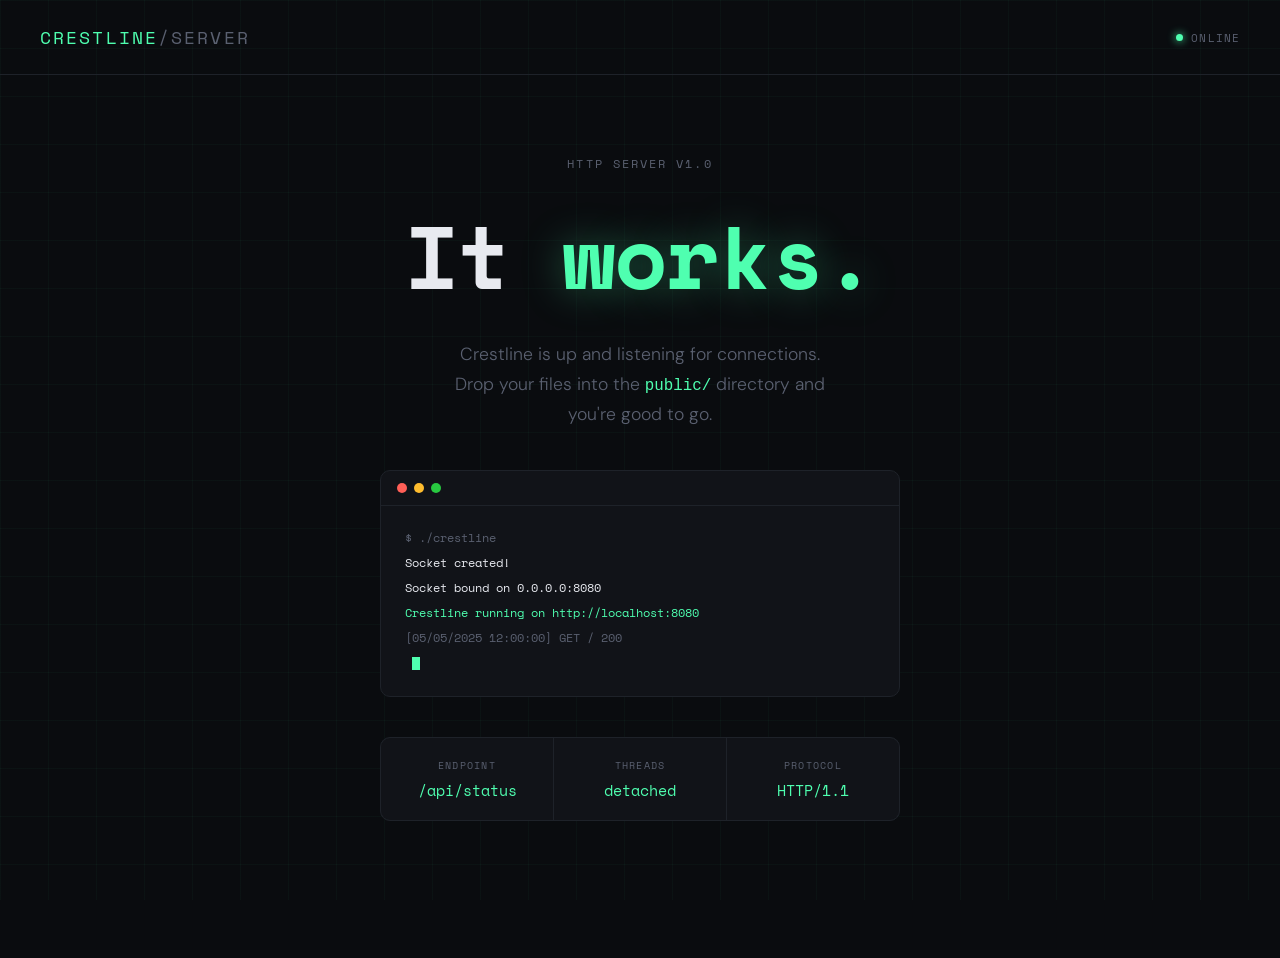
<file: public/index.html>
<!DOCTYPE html>
<html lang="en">
<head>
    <meta charset="UTF-8" />
    <meta name="viewport" content="width=device-width, initial-scale=1.0" />
    <title>Crestline</title>
    <link rel="preconnect" href="https://fonts.googleapis.com">
    <link href="https://fonts.googleapis.com/css2?family=Space+Mono:wght@400;700&family=DM+Sans:wght@300;400;600&display=swap" rel="stylesheet">
    <style>
        *, *::before, *::after { box-sizing: border-box; margin: 0; padding: 0; }

        :root {
            --bg: #0a0c0f;
            --surface: #111318;
            --border: #1e2229;
            --accent: #4fffb0;
            --text: #e8eaf0;
            --muted: #5a6070;
            --mono: 'Space Mono', monospace;
            --sans: 'DM Sans', sans-serif;
        }

        html, body { height: 100%; background: var(--bg); color: var(--text); font-family: var(--sans); font-weight: 300; overflow-x: hidden; }

        body::before {
            content: '';
            position: fixed; inset: 0;
            background-image:
                    linear-gradient(rgba(79,255,176,0.03) 1px, transparent 1px),
                    linear-gradient(90deg, rgba(79,255,176,0.03) 1px, transparent 1px);
            background-size: 48px 48px;
            pointer-events: none; z-index: 0;
        }

        .page { position: relative; z-index: 1; min-height: 100vh; display: flex; flex-direction: column; }

        header { display: flex; align-items: center; justify-content: space-between; padding: 1.5rem 2.5rem; border-bottom: 1px solid var(--border); }

        .logo { font-family: var(--mono); font-size: 1.1rem; letter-spacing: 0.12em; color: var(--accent); text-transform: uppercase; }
        .logo span { color: var(--muted); }

        .status-pill { display: flex; align-items: center; gap: 0.5rem; font-family: var(--mono); font-size: 0.7rem; color: var(--muted); text-transform: uppercase; letter-spacing: 0.1em; }

        .dot { width: 7px; height: 7px; border-radius: 50%; background: var(--accent); box-shadow: 0 0 8px var(--accent); animation: pulse 2s ease-in-out infinite; }
        @keyframes pulse { 0%, 100% { opacity: 1; } 50% { opacity: 0.4; } }

        .hero { flex: 1; display: flex; flex-direction: column; align-items: center; justify-content: center; padding: 5rem 2rem; text-align: center; gap: 2.5rem; }

        .eyebrow { font-family: var(--mono); font-size: 0.72rem; color: var(--muted); letter-spacing: 0.18em; text-transform: uppercase; }

        h1 { font-family: var(--mono); font-size: clamp(2.8rem, 7vw, 5.5rem); font-weight: 700; line-height: 1; letter-spacing: -0.02em; }
        h1 .highlight { color: var(--accent); text-shadow: 0 0 40px rgba(79,255,176,0.35); }

        .subtitle { font-size: 1.1rem; color: var(--muted); max-width: 420px; line-height: 1.7; }

        .terminal { background: var(--surface); border: 1px solid var(--border); border-radius: 10px; width: min(520px, 92vw); overflow: hidden; text-align: left; animation: slideUp 0.6s ease both; }
        @keyframes slideUp { from { opacity: 0; transform: translateY(20px); } to { opacity: 1; transform: translateY(0); } }

        .terminal-bar { display: flex; align-items: center; gap: 0.45rem; padding: 0.75rem 1rem; border-bottom: 1px solid var(--border); }
        .t-dot { width: 10px; height: 10px; border-radius: 50%; }
        .t-dot:nth-child(1) { background: #ff5f57; }
        .t-dot:nth-child(2) { background: #febc2e; }
        .t-dot:nth-child(3) { background: #28c840; }

        .terminal-body { padding: 1.25rem 1.5rem; font-family: var(--mono); font-size: 0.78rem; line-height: 2; color: #8892a4; }
        .terminal-body .cmd { color: var(--text); }
        .terminal-body .ok  { color: var(--accent); }
        .terminal-body .dim { color: var(--muted); }
        .terminal-body .cursor { display: inline-block; width: 8px; height: 1em; background: var(--accent); vertical-align: middle; animation: blink 1.1s step-end infinite; }
        @keyframes blink { 0%, 100% { opacity: 1; } 50% { opacity: 0; } }

        .info-grid { display: grid; grid-template-columns: repeat(3, 1fr); gap: 1px; background: var(--border); border: 1px solid var(--border); border-radius: 10px; width: min(520px, 92vw); overflow: hidden; }
        .info-cell { background: var(--surface); padding: 1.2rem 1.5rem; }
        .info-cell .label { font-family: var(--mono); font-size: 0.65rem; color: var(--muted); text-transform: uppercase; letter-spacing: 0.12em; margin-bottom: 0.4rem; }
        .info-cell .value { font-family: var(--mono); font-size: 0.95rem; color: var(--accent); }

        footer { padding: 1.25rem 2.5rem; border-top: 1px solid var(--border); display: flex; justify-content: space-between; align-items: center; font-family: var(--mono); font-size: 0.68rem; color: var(--muted); }
    </style>
</head>
<body>
<div class="page">

    <header>
        <div class="logo">Crestline<span>/server</span></div>
        <div class="status-pill"><span class="dot"></span>online</div>
    </header>

    <main class="hero">
        <div class="eyebrow">HTTP Server v1.0</div>

        <h1>It <span class="highlight">works.</span></h1>

        <p class="subtitle">
            Crestline is up and listening for connections.<br>
            Drop your files into the <code style="font-size:0.9em;color:var(--accent)">public/</code> directory and you're good to go.
        </p>

        <div class="terminal">
            <div class="terminal-bar">
                <span class="t-dot"></span><span class="t-dot"></span><span class="t-dot"></span>
            </div>
            <div class="terminal-body">
                <div class="dim">$ ./crestline</div>
                <div class="cmd">Socket created!</div>
                <div class="cmd">Socket bound on 0.0.0.0:8080</div>
                <div class="ok">Crestline running on http://localhost:8080</div>
                <div class="dim">[05/05/2025 12:00:00] GET / 200</div>
                <div>&nbsp;<span class="cursor"></span></div>
            </div>
        </div>

        <div class="info-grid">
            <div class="info-cell"><div class="label">Endpoint</div><div class="value">/api/status</div></div>
            <div class="info-cell"><div class="label">Threads</div><div class="value">detached</div></div>
            <div class="info-cell"><div class="label">Protocol</div><div class="value">HTTP/1.1</div></div>
        </div>
    </main>

    <footer>
        <span>Crestline HTTP Server</span>
        <span>C++ · cross-platform</span>
    </footer>

</div>
</body>
</html>
</file>
